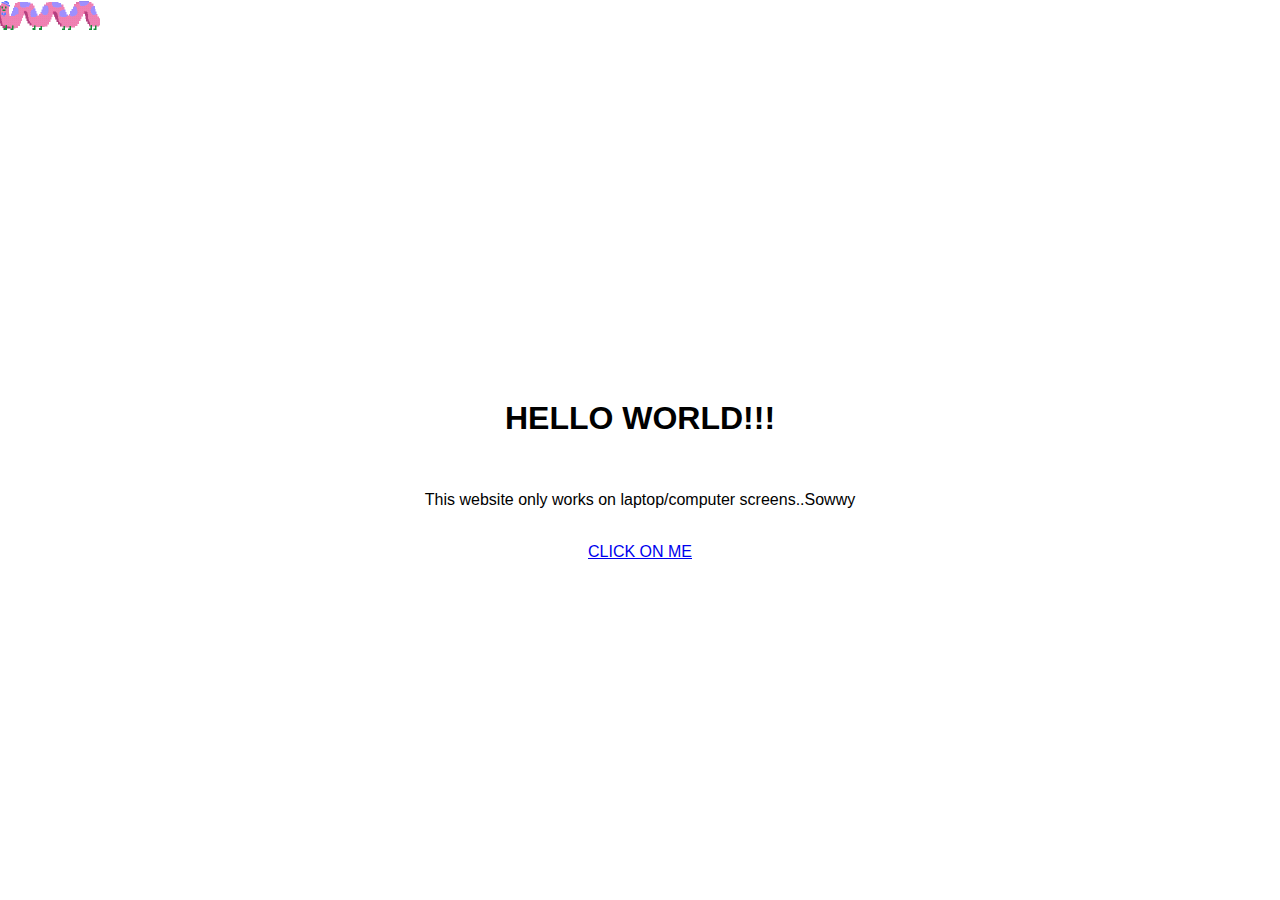
<file: index.html>
<!DOCTYPE html>
<html lang="en">
    <head>
    	<meta http-equiv="x-ua-compatible" content="ie=edge">
        <meta charset="utf-8"> 
       	<meta name="viewport" content="width=device-width, initial-scale=1">
        <title>Web Programming Workshop</title>
        <script src="https://code.jquery.com/jquery-3.6.0.min.js" integrity="sha256-/xUj+3OJU5yExlq6GSYGSHk7tPXikynS7ogEvDej/m4=" crossorigin="anonymous"></script>
        <script src="intropage.js"></script>
    </head>
    <link rel="stylesheet" href="style.css">
    <body>
        <h1>HELLO WORLD!!!</h1>
        <!-- <a href="assignment-02/index.html">you may click on me.</a> -->
        <br> <p>This website only works on laptop/computer screens..Sowwy</p>
        <!-- <a href="Assignment-05_Starter/index.html">or on me...actually please don't</a> -->
        </br>
        <a href="final website/final.html"><strong>CLICK ON ME</strong></a>
        <div class="cursor">
            <img src="final website/bug.gif" >
        </div>
    </body>
</html>
</file>
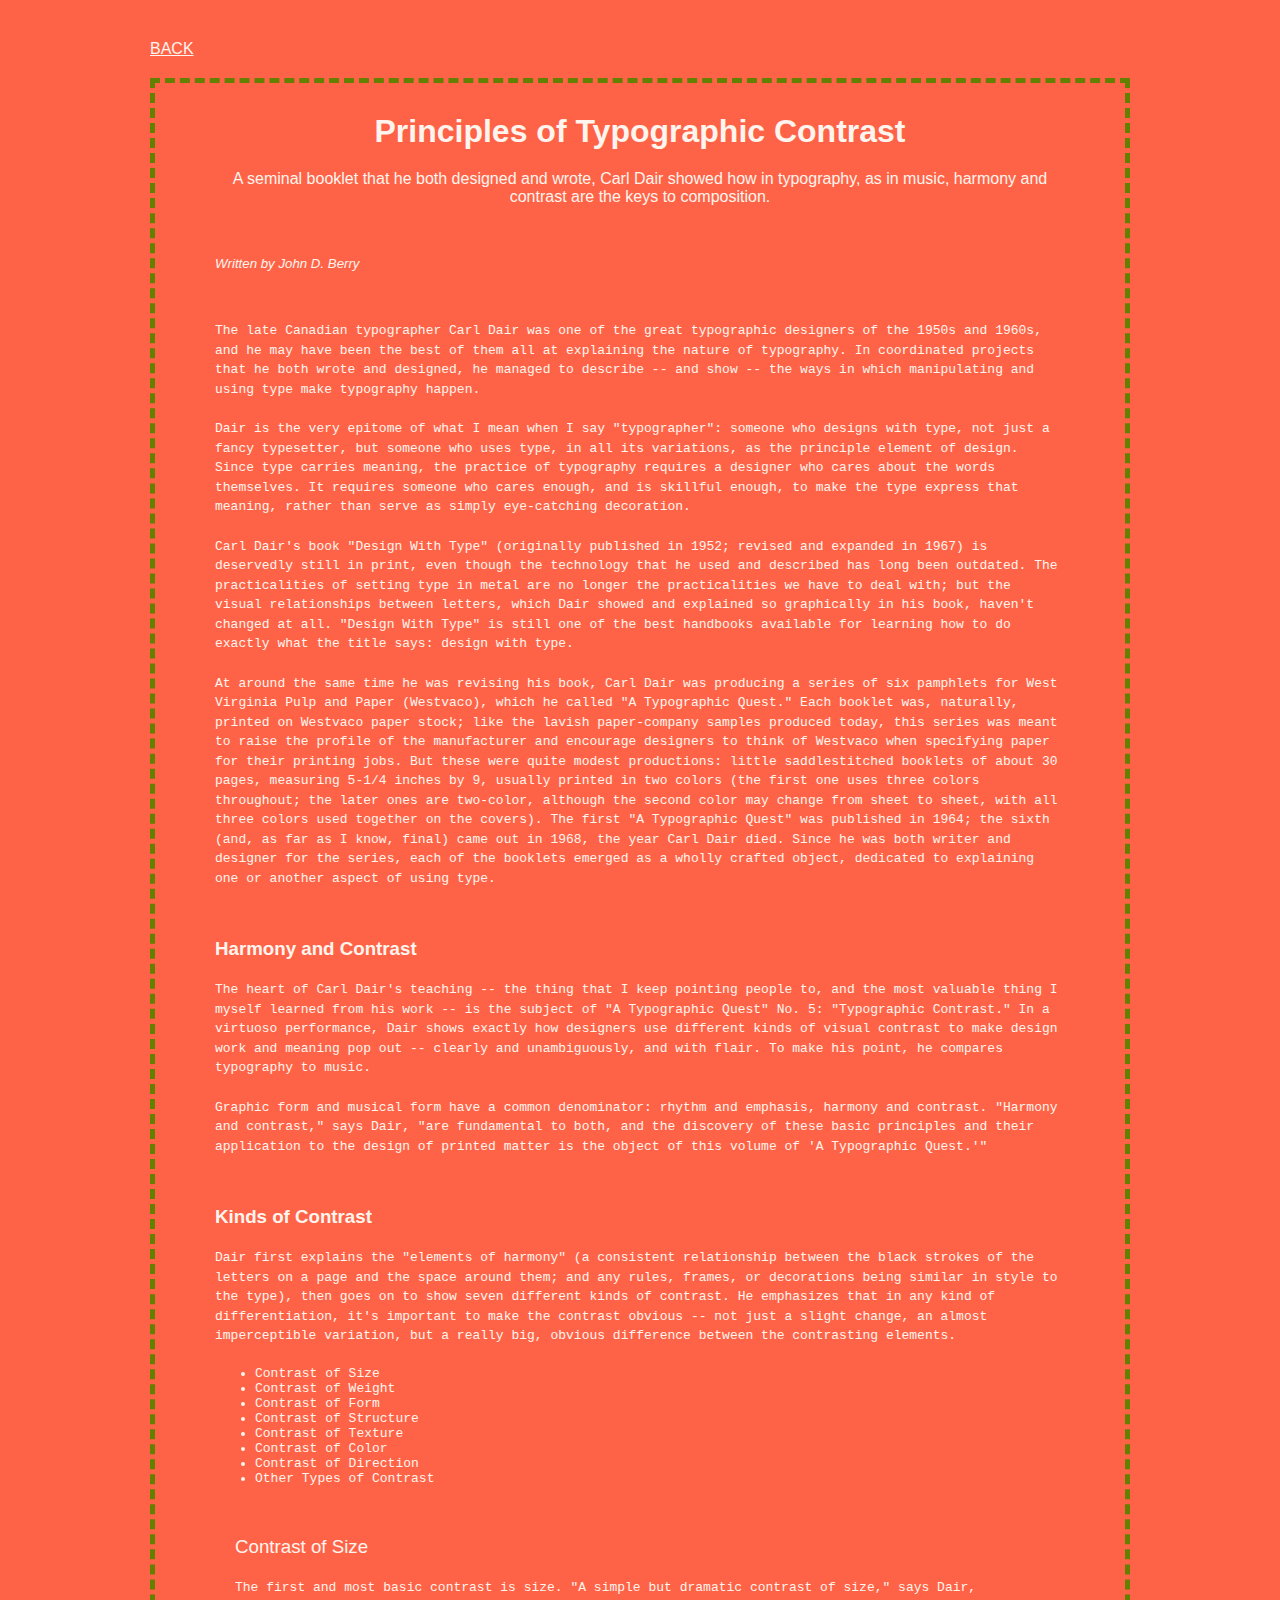
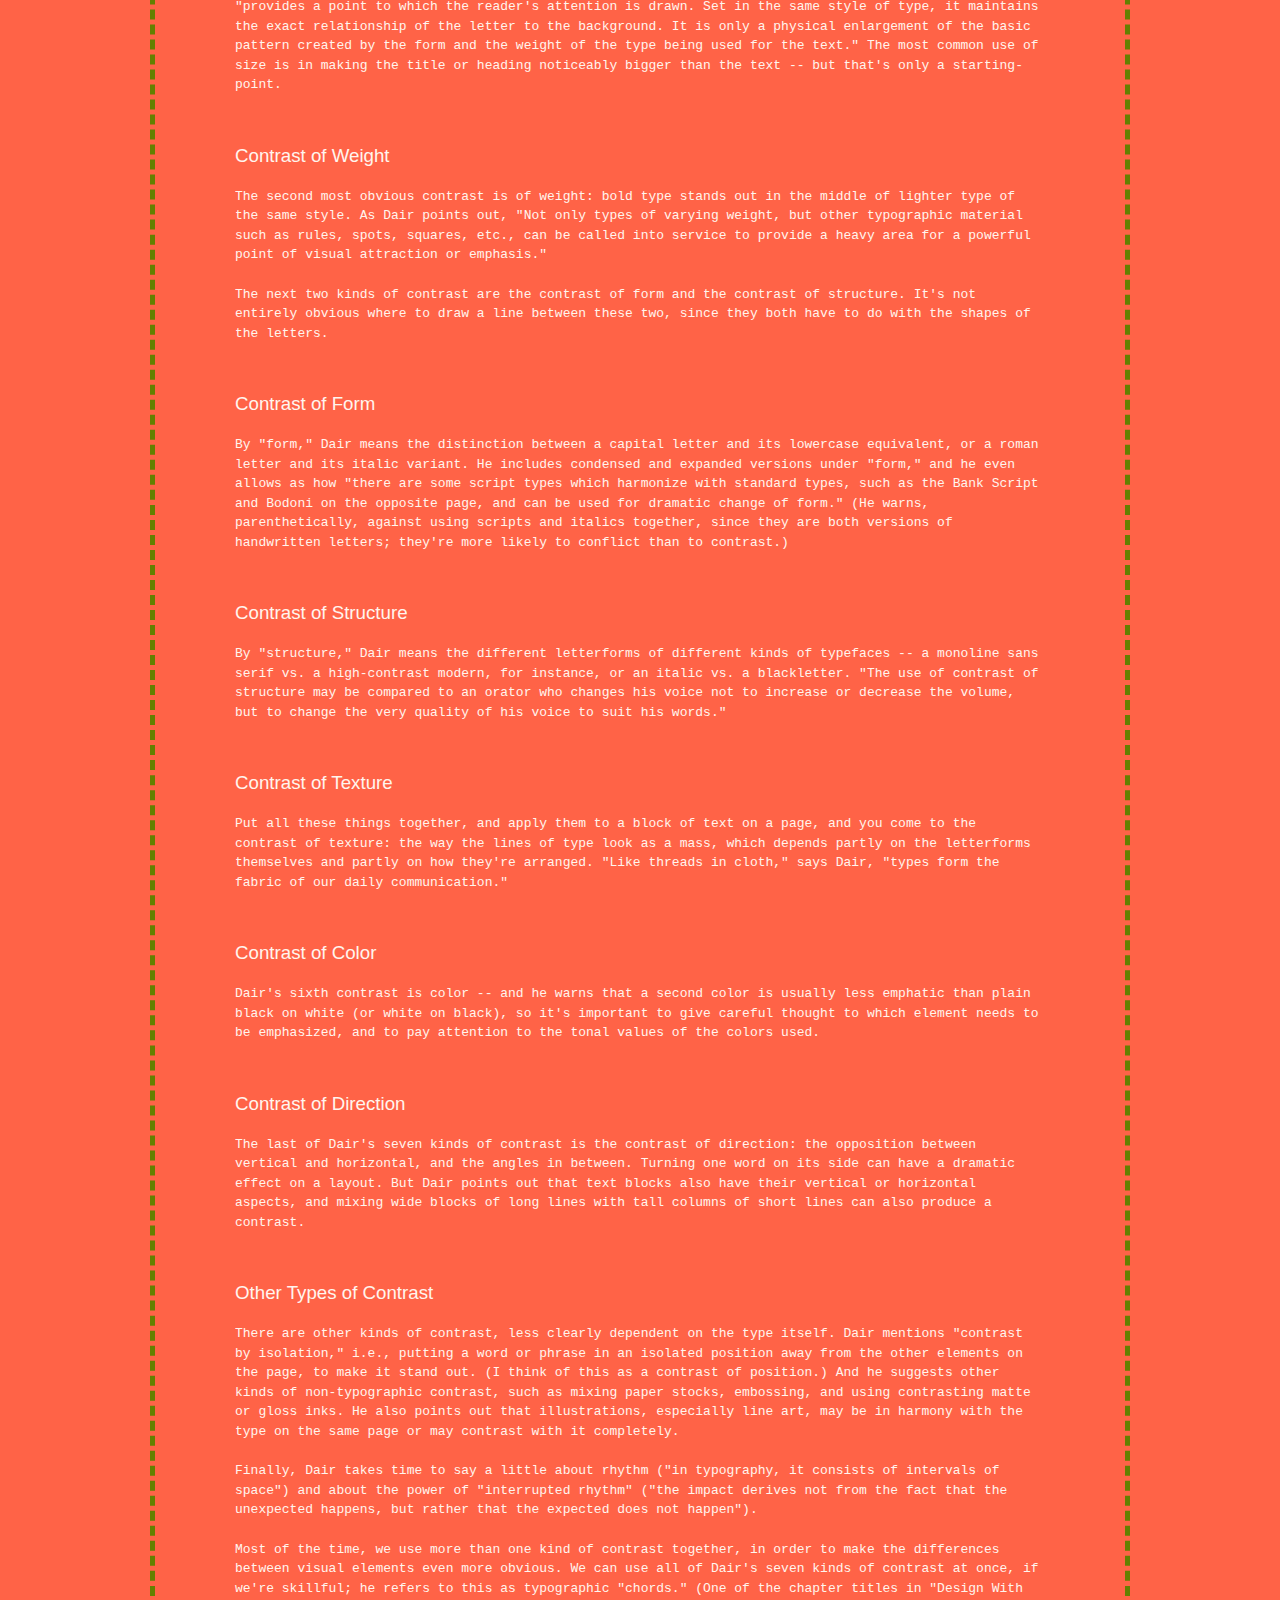
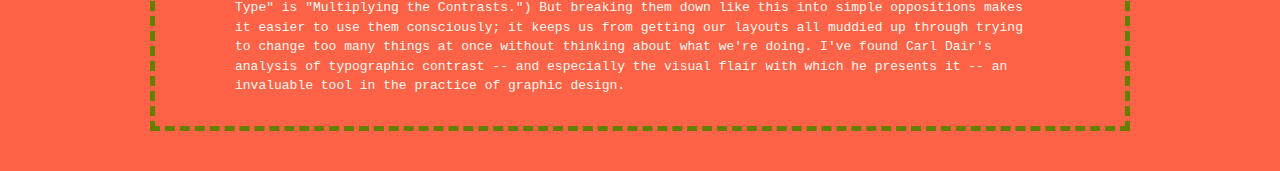
<file: assignment-02/index.html>
<!DOCTYPE html>
<html lang="en">
    <head>
    	<meta http-equiv="x-ua-compatible" content="ie=edge">
        <meta charset="utf-8"> 
       	<meta name="viewport" content="width=device-width, initial-scale=1">
        <title>Webpage Title</title>
        <link rel="stylesheet" href="style.css">
    </head>
    <body>
        <a href="../index.html">BACK</a>
        <div id="border">
        <h1>Principles of Typographic Contrast</h1> 

        <h2> A seminal booklet that he both designed and wrote, Carl Dair showed how in typography, as in music, harmony and contrast are the keys to composition.</h2>
        
        <h5>Written by John D. Berry</h5>
        
        <p>The late Canadian typographer Carl Dair was one of the great typographic designers of the 1950s and 1960s, and he may have been the best of them all at explaining the nature of typography. In coordinated projects that he both wrote and designed, he managed to describe -- and show -- the ways in which manipulating and using type make typography happen.</p>
        
        <p>Dair is the very epitome of what I mean when I say "typographer": someone who designs with type, not just a fancy typesetter, but someone who uses type, in all its variations, as the principle element of design. Since type carries meaning, the practice of typography requires a designer who cares about the words themselves. It requires someone who cares enough, and is skillful enough, to make the type express that meaning, rather than serve as simply eye-catching decoration.</p>
        
        <p>Carl Dair's book "Design With Type" (originally published in 1952; revised and expanded in 1967) is deservedly still in print, even though the technology that he used and described has long been outdated. The practicalities of setting type in metal are no longer the practicalities we have to deal with; but the visual relationships between letters, which Dair showed and explained so graphically in his book, haven't changed at all. "Design With Type" is still one of the best handbooks available for learning how to do exactly what the title says: design with type.</p>
        
        <p>At around the same time he was revising his book, Carl Dair was producing a series of six pamphlets for West Virginia Pulp and Paper (Westvaco), which he called "A Typographic Quest." Each booklet was, naturally, printed on Westvaco paper stock; like the lavish paper-company samples produced today, this series was meant to raise the profile of the manufacturer and encourage designers to think of Westvaco when specifying paper for their printing jobs. But these were quite modest productions: little saddlestitched booklets of about 30 pages, measuring 5-1/4 inches by 9, usually printed in two colors (the first one uses three colors throughout; the later ones are two-color, although the second color may change from sheet to sheet, with all three colors used together on the covers). The first "A Typographic Quest" was published in 1964; the sixth (and, as far as I know, final) came out in 1968, the year Carl Dair died. Since he was both writer and designer for the series, each of the booklets emerged as a wholly crafted object, dedicated to explaining one or another aspect of using type.</p>
        
        <h3>Harmony and Contrast</h3>
        
        <p>The heart of Carl Dair's teaching -- the thing that I keep pointing people to, and the most valuable thing I myself learned from his work -- is the subject of "A Typographic Quest" No. 5: "Typographic Contrast." In a virtuoso performance, Dair shows exactly how designers use different kinds of visual contrast to make design work and meaning pop out -- clearly and unambiguously, and with flair. To make his point, he compares typography to music.</p>
        
        <p>Graphic form and musical form have a common denominator: rhythm and emphasis, harmony and contrast. "Harmony and contrast," says Dair, "are fundamental to both, and the discovery of these basic principles and their application to the design of printed matter is the object of this volume of 'A Typographic Quest.'"</p>
        
        <h3> Kinds of Contrast</h3>
        
        <p>Dair first explains the "elements of harmony" (a consistent relationship between the black strokes of the letters on a page and the space around them; and any rules, frames, or decorations being similar in style to the type), then goes on to show seven different kinds of contrast. He emphasizes that in any kind of differentiation, it's important to make the contrast obvious -- not just a slight change, an almost imperceptible variation, but a really big, obvious difference between the contrasting elements.</p>
            <div>
                <ul>
                    <li>Contrast of Size</li>
                    <li>Contrast of Weight</li>
                    <li>Contrast of Form</li>
                    <li>Contrast of Structure</li>
                    <li>Contrast of Texture</li>
                    <li>Contrast of Color</li>
                    <li>Contrast of Direction</li>
                    <li>Other Types of Contrast</li>
                </ul>
            </div>
        
        <div class="contrasts">
            <h3 class="list">Contrast of Size</h3>
            
            <p>The first and most basic contrast is size. "A simple but dramatic contrast of size," says Dair, "provides a point to which the reader's attention is drawn. Set in the same style of type, it maintains the exact relationship of the letter to the background. It is only a physical enlargement of the basic pattern created by the form and the weight of the type being used for the text." The most common use of size is in making the title or heading noticeably bigger than the text -- but that's only a starting-point.</p>
            
            <h3 class="list">Contrast of Weight</h3>
            
            <p>The second most obvious contrast is of weight: bold type stands out in the middle of lighter type of the same style. As Dair points out, "Not only types of varying weight, but other typographic material such as rules, spots, squares, etc., can be called into service to provide a heavy area for a powerful point of visual attraction or emphasis."</p>
            
            <p>The next two kinds of contrast are the contrast of form and the contrast of structure. It's not entirely obvious where to draw a line between these two, since they both have to do with the shapes of the letters.</p>
            
            
            <h3 class="list">Contrast of Form</h3>
            
            <p>By "form," Dair means the distinction between a capital letter and its lowercase equivalent, or a roman letter and its italic variant. He includes condensed and expanded versions under "form," and he even allows as how "there are some script types which harmonize with standard types, such as the Bank Script and Bodoni on the opposite page, and can be used for dramatic change of form." (He warns, parenthetically, against using scripts and italics together, since they are both versions of handwritten letters; they're more likely to conflict than to contrast.)</p>
            
            <h3 class="list">Contrast of Structure</h3>
            
            <p>By "structure," Dair means the different letterforms of different kinds of typefaces -- a monoline sans serif vs. a high-contrast modern, for instance, or an italic vs. a blackletter. "The use of contrast of structure may be compared to an orator who changes his voice not to increase or decrease the volume, but to change the very quality of his voice to suit his words."</p>
            
            <h3 class="list">Contrast of Texture</h3>
            
            <p>Put all these things together, and apply them to a block of text on a page, and you come to the contrast of texture: the way the lines of type look as a mass, which depends partly on the letterforms themselves and partly on how they're arranged. "Like threads in cloth," says Dair, "types form the fabric of our daily communication."</p>
            
            
            <h3 class="list">Contrast of Color</h3>
            
            <p>Dair's sixth contrast is color -- and he warns that a second color is usually less emphatic than plain black on white (or white on black), so it's important to give careful thought to which element needs to be emphasized, and to pay attention to the tonal values of the colors used.</p>
            
            <h3 class="list">Contrast of Direction</h3>
            
            <p>The last of Dair's seven kinds of contrast is the contrast of direction: the opposition between vertical and horizontal, and the angles in between. Turning one word on its side can have a dramatic effect on a layout. But Dair points out that text blocks also have their vertical or horizontal aspects, and mixing wide blocks of long lines with tall columns of short lines can also produce a contrast.</p>
            
            <h3 class="list">Other Types of Contrast</h3>
            
            <p>There are other kinds of contrast, less clearly dependent on the type itself. Dair mentions "contrast by isolation," i.e., putting a word or phrase in an isolated position away from the other elements on the page, to make it stand out. (I think of this as a contrast of position.) And he suggests other kinds of non-typographic contrast, such as mixing paper stocks, embossing, and using contrasting matte or gloss inks. He also points out that illustrations, especially line art, may be in harmony with the type on the same page or may contrast with it completely.</p>
            
            <p>Finally, Dair takes time to say a little about rhythm ("in typography, it consists of intervals of space") and about the power of "interrupted rhythm" ("the impact derives not from the fact that the unexpected happens, but rather that the expected does not happen").</p>
            
            <p>Most of the time, we use more than one kind of contrast together, in order to make the differences between visual elements even more obvious. We can use all of Dair's seven kinds of contrast at once, if we're skillful; he refers to this as typographic "chords." (One of the chapter titles in "Design With Type" is "Multiplying the Contrasts.") But breaking them down like this into simple oppositions makes it easier to use them consciously; it keeps us from getting our layouts all muddied up through trying to change too many things at once without thinking about what we're doing. I've found Carl Dair's analysis of typographic contrast -- and especially the visual flair with which he presents it -- an invaluable tool in the practice of graphic design.</p>
        </div>
    </div>
    </body>
</html>
</file>
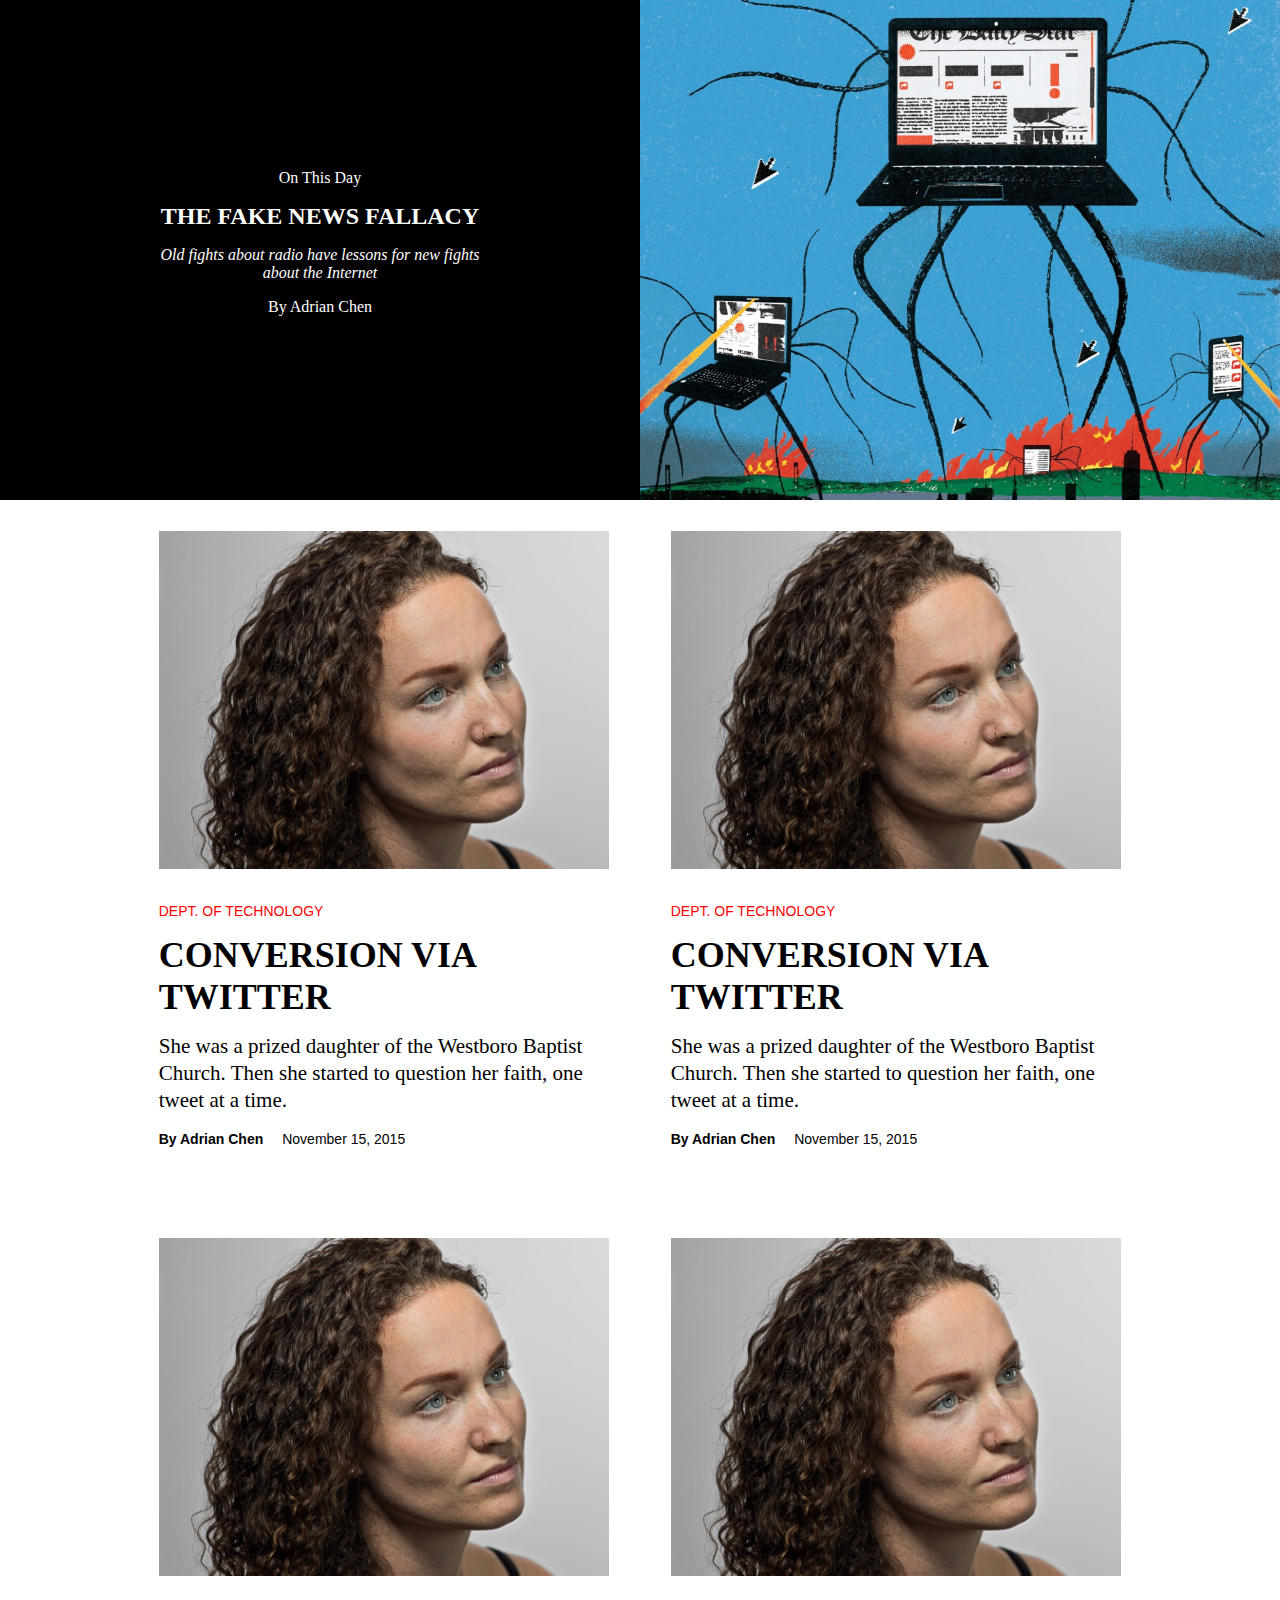
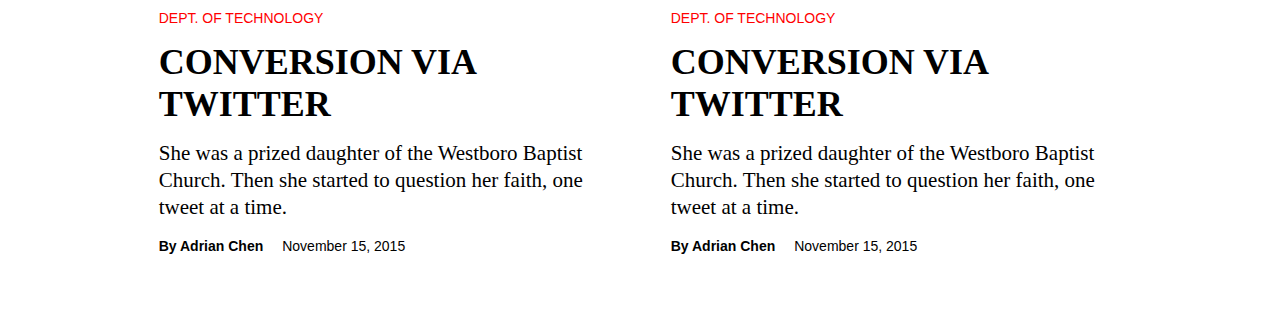
<file: Assignment-05_Solution/index.html>
<!DOCTYPE html>
<html lang="en">
<head>
	<meta charset="utf-8">
	<meta content="ie=edge" http-equiv="x-ua-compatible">
	<meta content="width=device-width, initial-scale=1" name="viewport">
	<title>New Yorker Article Demo</title>
	<link href="style.css" rel="stylesheet" type="text/css">
</head>
<body>
    <section class="hero">
		<div class="hero-text-container">
			<div class="hero-text">
				<p>On This Day</p>
				<!-- made this an h2 because it should be smaller than the h1 article titles -->
				<h2>The Fake News Fallacy</h2>
				<p><i>Old fights about radio have lessons for new fights about the Internet</i></p>
				<p>By Adrian Chen</p>
			</div>
		</div>
		<div class="hero-image-container"></div>
	</section>
	<section class="articles">
		<article>
			<div class="article-img">
				<img src="img/img1.jpg">
			</div>
			<div class="article-text">
				<p class="dept">Dept. of Technology</p>
				<h1>Conversion Via Twitter</h1>
				<!-- gave this <p> a class as well so i can style at same level of specificity as the other <p> tags in this div-->
				<p class="summary">She was a prized daughter of the Westboro Baptist Church. Then she started to question her faith, one tweet at a time.</p>
				<p class="author">By Adrian Chen</p>
				<p class="date">November 15, 2015</p>
			</div>
		</article>
		<article>
			<div class="article-img">
				<img src="img/img1.jpg">
			</div>
			<div class="article-text">
				<p class="dept">Dept. of Technology</p>
				<h1>Conversion Via Twitter</h1>
				<p class="summary">She was a prized daughter of the Westboro Baptist Church. Then she started to question her faith, one tweet at a time.</p>
				<p class="author">By Adrian Chen</p>
				<p class="date">November 15, 2015</p>
			</div>
		</article>
				<article>
			<div class="article-img">
				<img src="img/img1.jpg">
			</div>
			<div class="article-text">
				<p class="dept">Dept. of Technology</p>
				<h1>Conversion Via Twitter</h1>
				<p class="summary">She was a prized daughter of the Westboro Baptist Church. Then she started to question her faith, one tweet at a time.</p>
				<p class="author">By Adrian Chen</p>
				<p class="date">November 15, 2015</p>
			</div>
		</article>
		<article>
			<div class="article-img">
				<img src="img/img1.jpg">
			</div>
			<div class="article-text">
				<p class="dept">Dept. of Technology</p>
				<h1>Conversion Via Twitter</h1>
				<p class="summary">She was a prized daughter of the Westboro Baptist Church. Then she started to question her faith, one tweet at a time.</p>
				<p class="author">By Adrian Chen</p>
				<p class="date">November 15, 2015</p>
			</div>
		</article>
	</section>
</body>
</html>
</file>
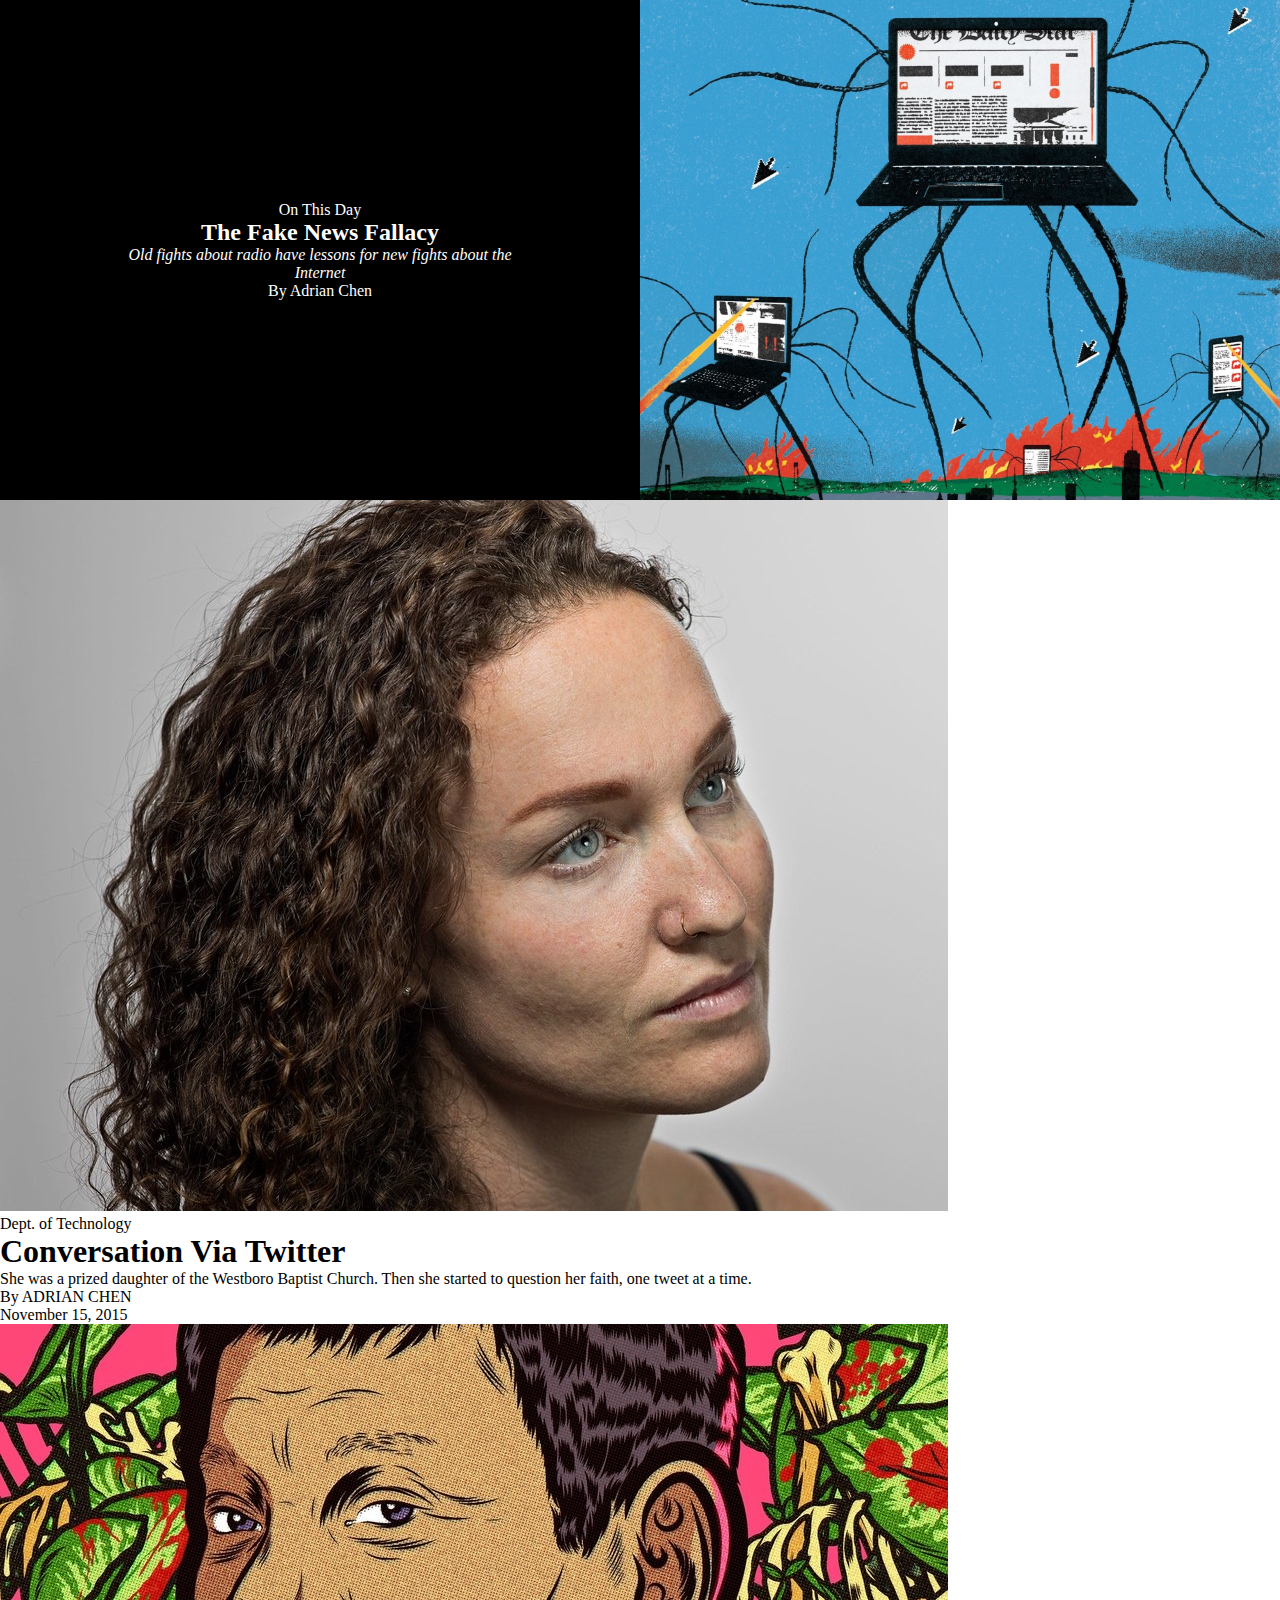
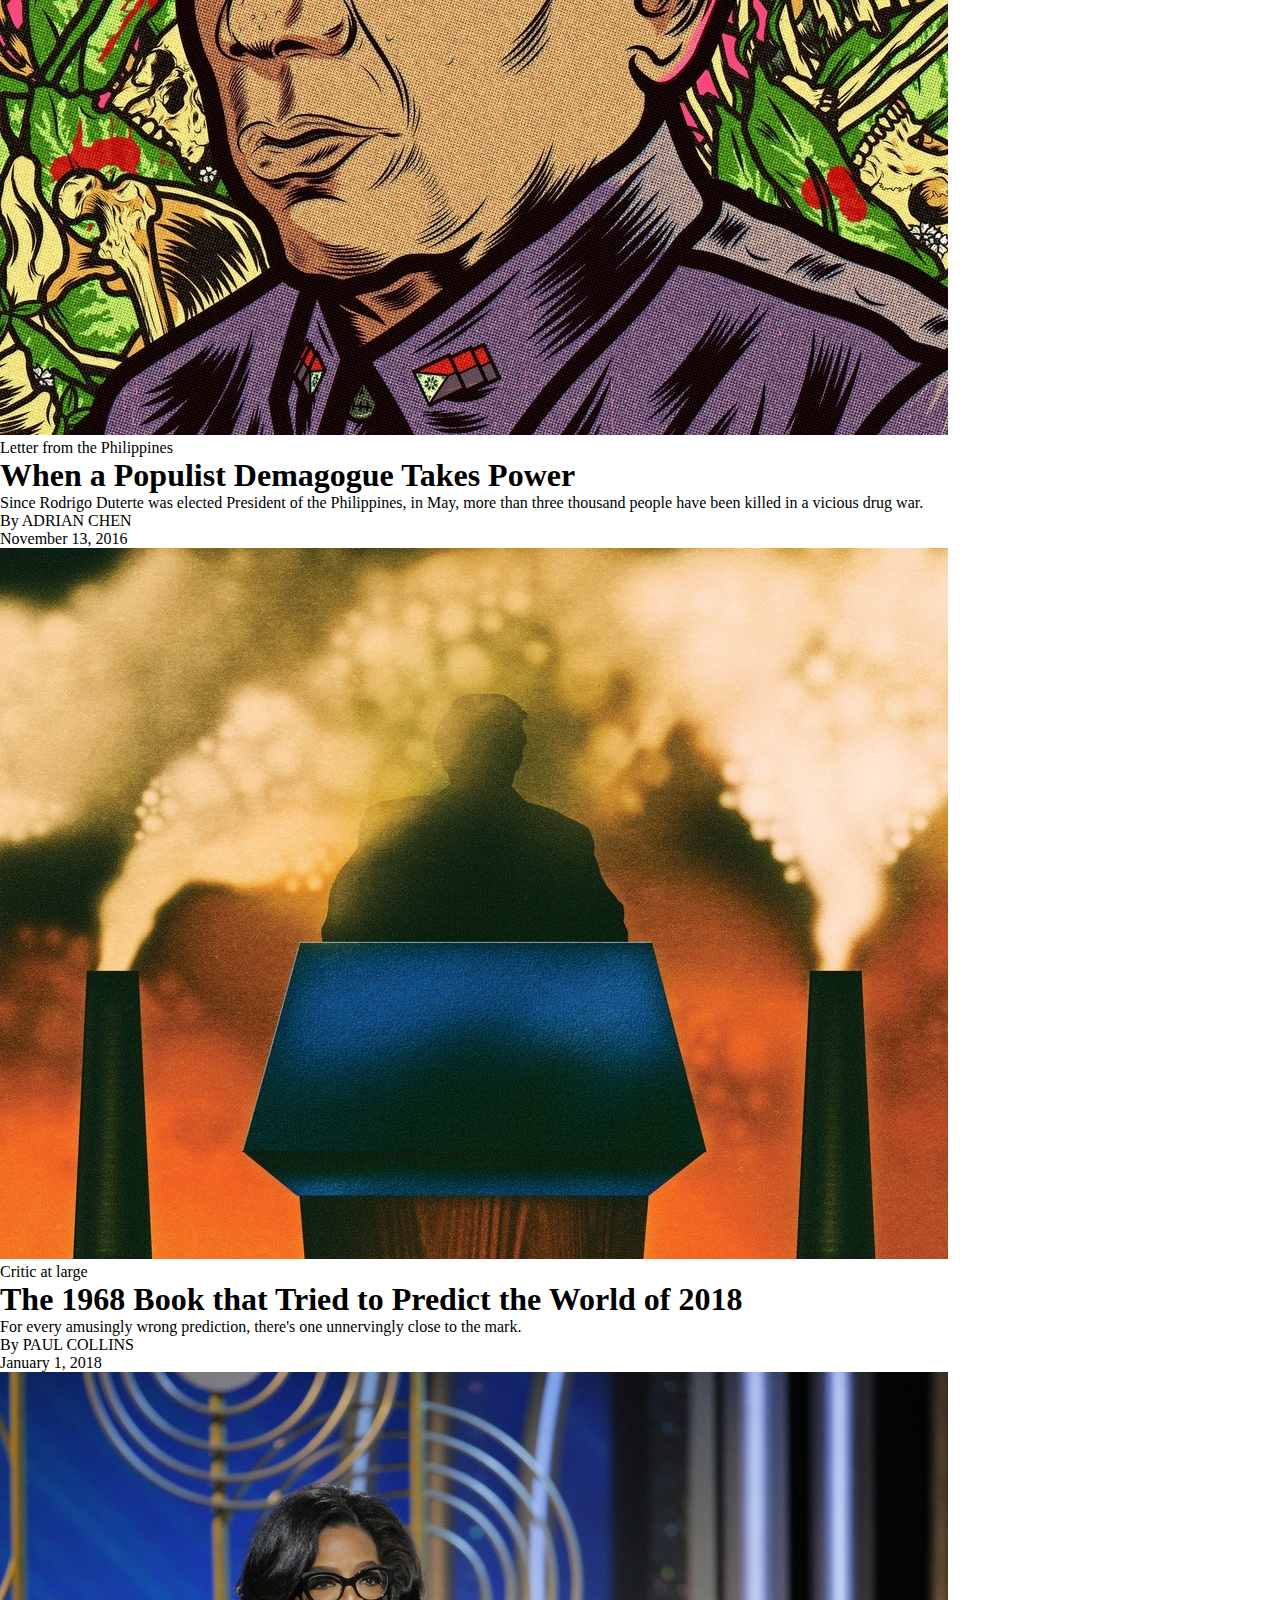
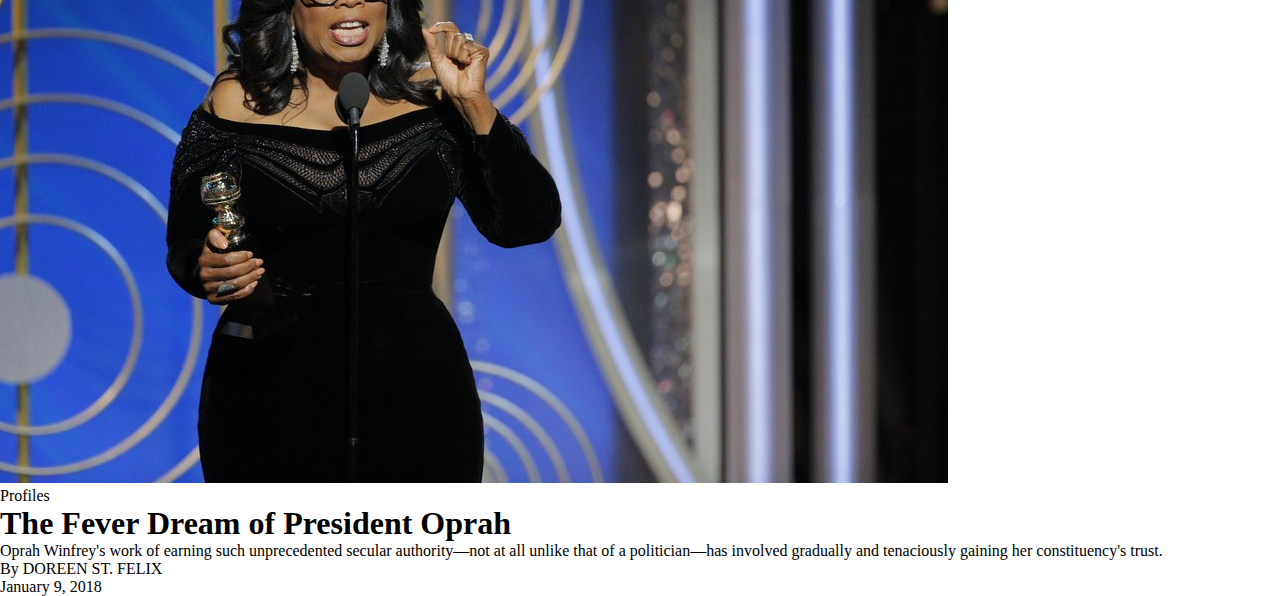
<file: Assignment-05_Starter/index.html>
<!DOCTYPE html>
<html lang="en">
<head>
	<meta charset="utf-8">
	<meta content="ie=edge" http-equiv="x-ua-compatible">
	<meta content="width=device-width, initial-scale=1" name="viewport">
	<title>New Yorker Article Demo</title>
	<link href="style.css" rel="stylesheet" type="text/css">
</head>
<body>
	<section class="hero">
		<div class="text-container">
			<div class="hero-text">
				<p>On This Day</p>

				<h2>The Fake News Fallacy</h2>

				<p><i>Old fights about radio have lessons for new fights about the Internet</i></p>

				<p>By Adrian Chen</p>
			</div>
		</div>
		<div class="image-container">
			<!-- <img src="img/cover.jpg"/> -->
		</div>
		<div class="image1">
	</section>
	<section class="articles">
		<article>
			<div class="images">
				<img src="img/img1.jpg">
			</div>
			<div class="texts">
			<p class="article-sub"> Dept. of Technology</p>
			<h1 class="article-titles">Conversation Via Twitter</h1>
			<p class="article-body">She was a prized daughter of the Westboro Baptist Church. Then she started to question her faith, one tweet at a time.</p>
			<p class="author">By ADRIAN CHEN</p>
			<p class="article-date">November 15, 2015</p>
			</div>
		</article>
		<article>
			<div class="images">
				<img src="img/img2.jpg">
			</div>
			<div class="text">
				<p class="article-sub">Letter from the Philippines</p>
				<h1 class="article-titles">When a Populist Demagogue Takes Power</h1>
				<p class="article-body">Since Rodrigo Duterte was elected President of the Philippines, in May, more than three thousand people have been killed in a vicious drug war.</p>
				<p class="author">By ADRIAN CHEN</p>
				<p class="article-date">November 13, 2016</p>
			</div>
		</article>
		<article>
			<div class="images">
				<img src="img/img3.jpg">
			</div>
			<div class="text">
				<p class="article-sub">Critic at large</p>
				<h1 class="article-titles">The 1968 Book that Tried to Predict the World of 2018</h1>
				<p class="article-body">For every amusingly wrong prediction, there's one unnervingly close to the mark.</p>
				<p class="author">By PAUL COLLINS</p>
				<p class="article-date">January 1, 2018</p>
			</div>
		</article>
		<article>
			<div class="images">
				<img src="img/img4.jpg">
			</div>
			<div class="text">
				<p class="article-sub">Profiles</p>
				<h1 class="article-titles">The Fever Dream of President Oprah</h1>
				<p class="article-body">Oprah Winfrey's work of earning such unprecedented secular authority—not at all unlike that of a politician—has involved gradually and tenaciously gaining her constituency's trust.</p>
				<p class="author">By DOREEN ST. FELIX</p>
				<p class="article-date">January 9, 2018</p>
			</div>
		</article>
	</section>
</body>
</html>
</file>
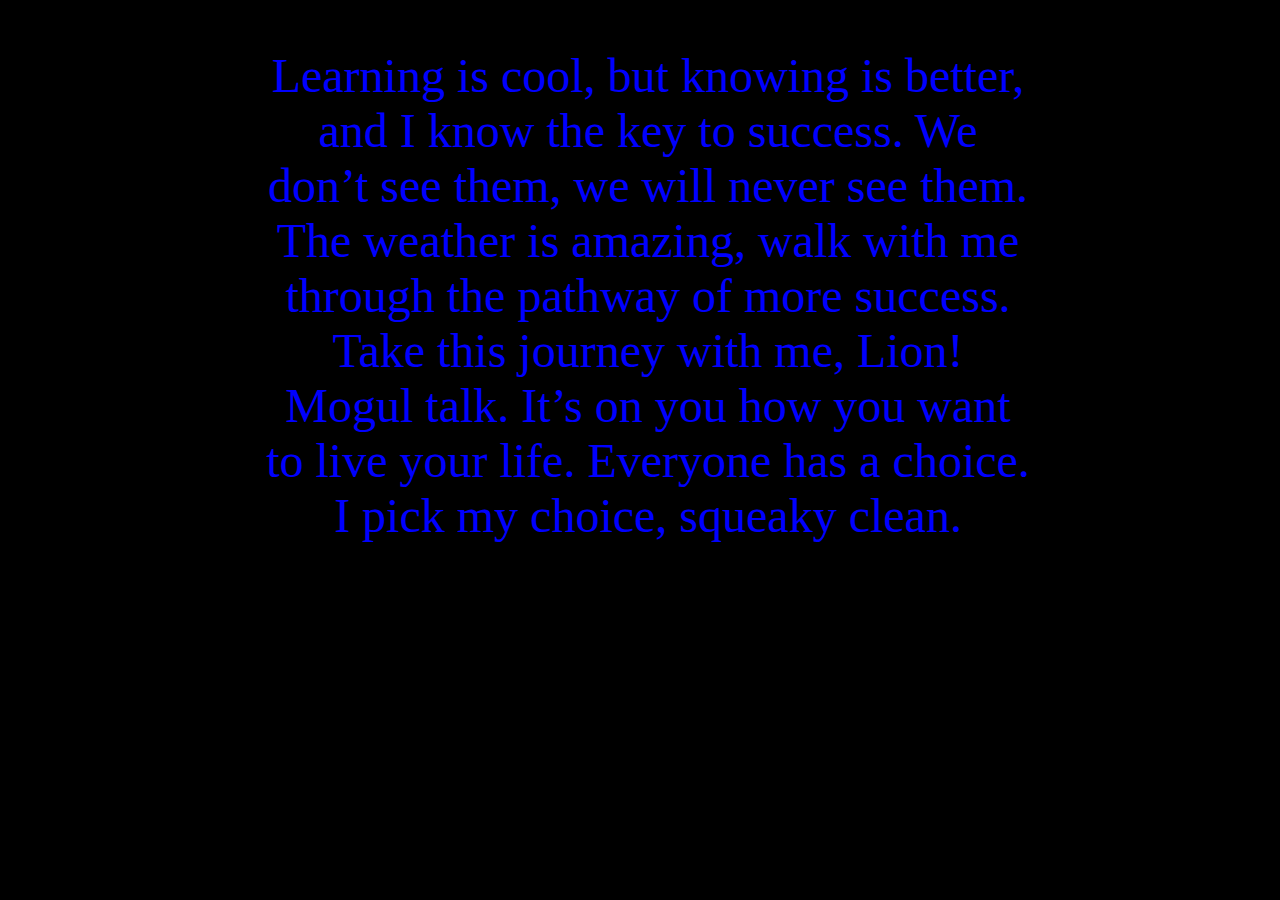
<file: CSS-transform-animate/index.html>
<!DOCTYPE html>
<html lang="en">
<head>
	<meta charset="utf-8">
	<meta content="ie=edge" http-equiv="x-ua-compatible">
	<meta content="width=device-width, initial-scale=1" name="viewport">
	<title>CSS Transformation and Animation</title>
	<link href="style.css" rel="stylesheet" type="text/css">
</head>
<body>
	<div>
		<p>Learning is cool, but knowing is better, and I know the key to success. We don’t see them, we will never see them. The weather is amazing, walk with me through the pathway of more success. Take this journey with me, Lion! Mogul talk. It’s on you how you want to live your life. Everyone has a choice. I pick my choice, squeaky clean.</p>
	</div>
</body>
</html>
</file>
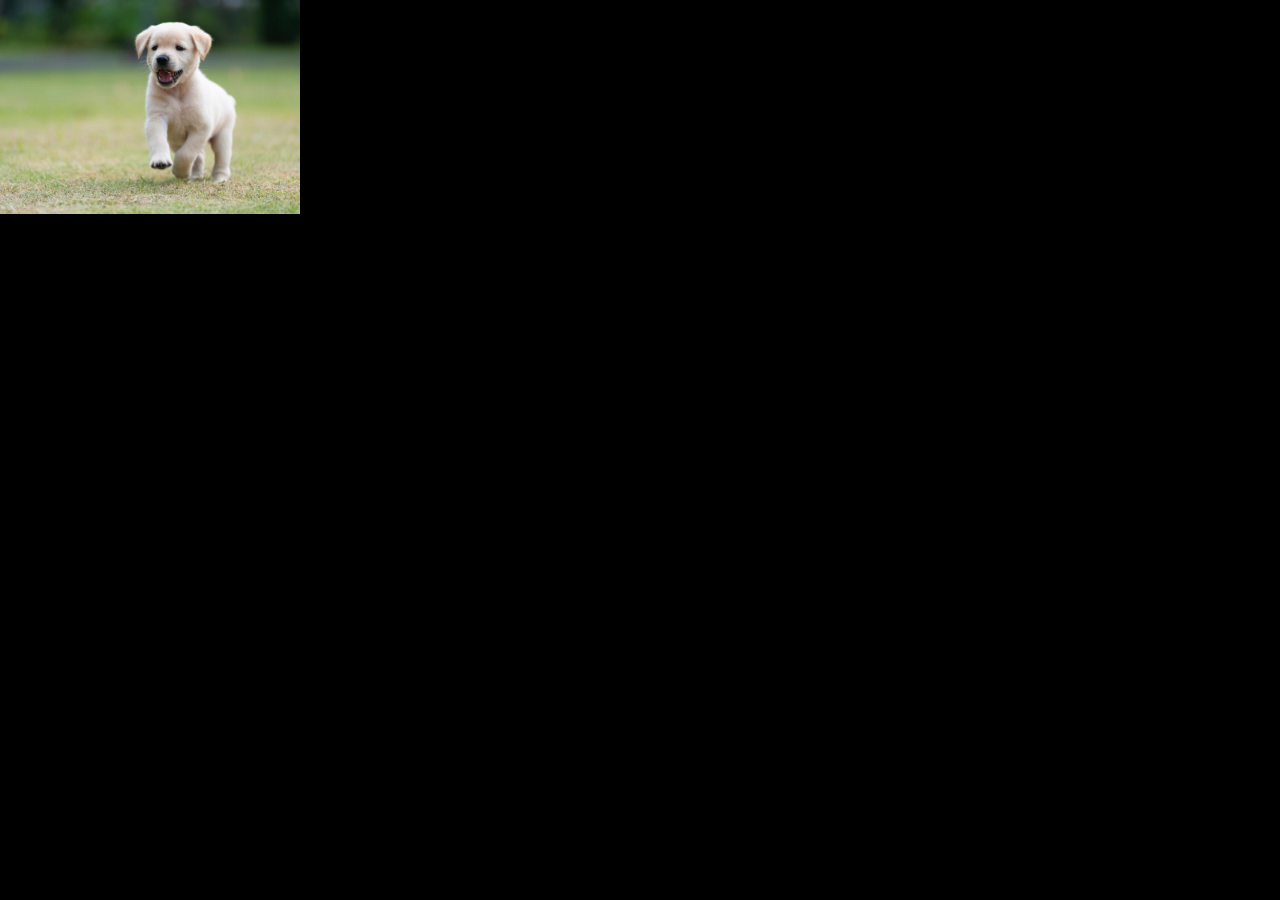
<file: CSS-transitions-hover-solution/index.html>
<!DOCTYPE html>
<html lang="en">
<head>
	<meta charset="utf-8">
	<meta content="ie=edge" http-equiv="x-ua-compatible">
	<meta content="width=device-width, initial-scale=1" name="viewport">
	<title>Combining Hover, Transition, Animation</title>
	<link href="style.css" rel="stylesheet" type="text/css">
</head>
<body>
	<div class="image">
		<img src="puppy.jpeg"/>
	</div>
</body>
</html>
</file>
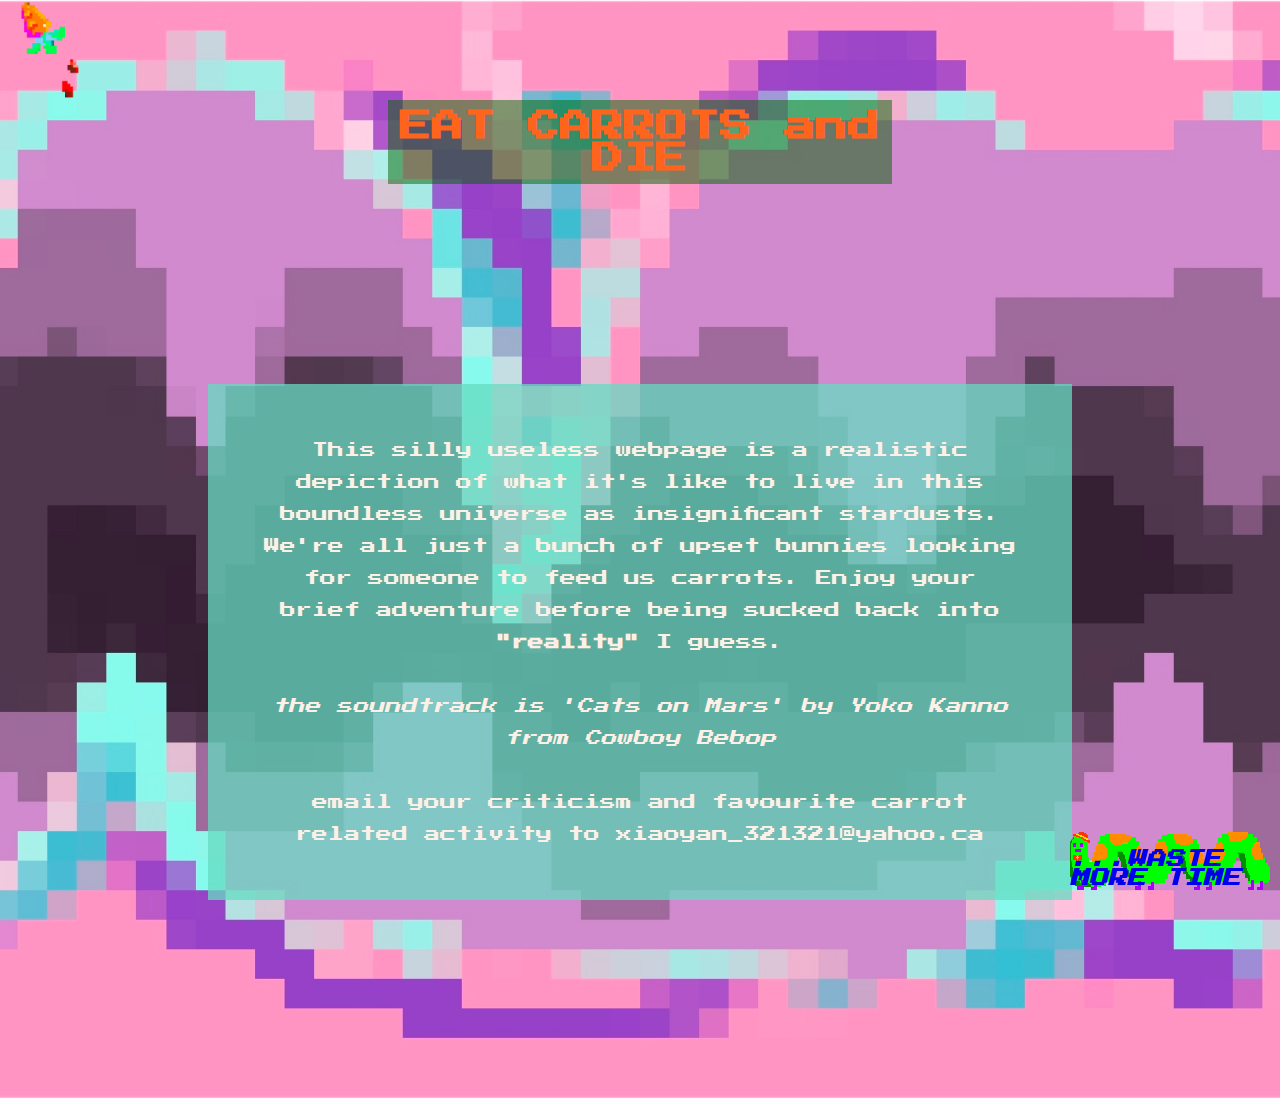
<file: final website/about final/about.html>
<!DOCTYPE html>
<html lang="en">
    <head>
    	<meta http-equiv="x-ua-compatible" content="ie=edge">
        <meta charset="utf-8"> 
       	<meta name="viewport" content="width=device-width, initial-scale=1">
        <title>About Absurd Bunny</title>
        <link href="about.css" rel="stylesheet" type="text/css">
        <link rel="preconnect" href="https://fonts.gstatic.com">
        <link href="https://fonts.googleapis.com/css2?family=Press+Start+2P&display=swap" rel="stylesheet">
        <script src="https://code.jquery.com/jquery-3.6.0.min.js" integrity="sha256-/xUj+3OJU5yExlq6GSYGSHk7tPXikynS7ogEvDej/m4=" crossorigin="anonymous"></script>
        <script src="about.js"></script>   
    </head>
    <body>
        <h3><a href="../final.html"><br><em>...WASTE MORE TIME</em></a></h3>
        
       <h1>EAT CARROTS and DIE</h1>
       <P>This silly useless webpage is a realistic depiction of what it's like to live in this boundless universe as insignificant stardusts. We're all just a bunch of upset bunnies looking for someone to feed us carrots. Enjoy your brief adventure before being sucked back into <strong>"reality"</strong> I guess. 
           <br><br><em>the soundtrack is 'Cats on Mars' by Yoko Kanno from Cowboy Bebop</em>
           <br><br>email your criticism and favourite carrot related activity to xiaoyan_321321@yahoo.ca
        </p>
        <div class="cursor">
            <img src="../cursor.GIF" >
        </div>
    </body>
</html>
</file>
<file: style.css>
* {
    text-align: center;
    cursor:none;
}
h1 {
    text-align: center;
    font-family: 'Gill Sans', 'Gill Sans MT', Calibri, 'Trebuchet MS', sans-serif;
    margin: 400px 400px 20px 400px;
}

p{
    font-family: 'Gill Sans', 'Gill Sans MT', Calibri, 'Trebuchet MS', sans-serif;
    font-weight: 300;
}
a {
    text-align: center;
    font-family: 'Gill Sans', 'Gill Sans MT', Calibri, 'Trebuchet MS', sans-serif;
    font-weight: 300;
}

.cursor {
    position: fixed;
    display: inline-block;
    top: 0;
    left: 0;
    z-index: 1000;
    width: 100px;
    height: 100px;
    pointer-events: none;
    opacity: 1;
}

.cursor img{
    z-index: 1001;
    width:100%;
}
</file>
<file: assignment-02/style.css>
* {
    box-sizing: border-box;
    margin: 20px 50px;
    font-family:'Gill Sans', 'Gill Sans MT', Calibri, 'Trebuchet MS', sans-serif;
    max-width:1300px;
    /*background-image: url(https://nakedsecurity.sophos.com/wp-content/uploads/sites/2/2019/04/shutterstock_407554567-compressor-1.jpg);*/
    background-color: tomato;
    /*background-color: rgb(50, 77, 61);*/
    color:seashell;
    min-width: 500px;
    /*border: 5px dashed rgb(100, 128, 0);
    padding: 10px;*/

}


h1 {
    font-family:'Gill Sans', 'Gill Sans MT', Calibri, 'Trebuchet MS', sans-serif;
    text-align: center;
    min-width: 500px;
    
}

h2 {
    text-align: center;
    font-family:'Gill Sans', 'Gill Sans MT', Calibri, 'Trebuchet MS', sans-serif;
    font-weight: 300;
    font-size:medium;
    min-width: 500px;
}

h3 {
    margin-top: 50px;
}

h5 {
    font-weight: 400;
    font-style: italic;
    margin: 50px;
}


p {
    font-family:monospace;
    line-height: 1.5em;
    min-width: 500px;
    
}

ul {
    margin: 0;
}

li {
    font-family:monospace;
    margin: 0;
}

.list {
    font-weight: 500;
}

.contrasts {
    margin: 20px 20px;
}

#border {
    border: 5px dashed rgb(100, 128, 0);
    padding: 10px;
    min-width: 650px;
}
</file>
<file: Assignment-05_Solution/style.css>
* {
    box-sizing: border-box;
    margin: 0;
    padding: 0;
    font-family: Georgia, 'Times New Roman', Times, serif;
}

section {
    width: 100vw;
}

.hero {
    height: 500px;
    display: flex;
    flex-wrap: wrap;
}

.hero-text-container, .hero-image-container {
    width: 50%;
}

.hero-image-container {
    background: url(img/cover.jpg);
    background-size: cover;
    background-position: center;
}

.hero-text-container {
    background-color: black;
    color: white;
    text-align: center;
    display: flex;
    align-items: center;
    justify-content: center;
}

.hero-text {
    /* added a max width to the hero text so that the long line doesn't stretch across the entire width of .hero-text-container */
    max-width: 50%;
}

/* selecting for everything (*) that's a direct child of the .hero-text div. "Direct Child" means only 1 level down in the DOM, and you can specify that with a ">" */
.hero-text > * {
    /* spacing out the hero text */
    margin-bottom: 5%;
}

h2 {
    /* capslock the text */
    text-transform: uppercase;
}

.articles {
    width: 80%;
    display: flex;
    margin: auto;

    /* setting yourself up for media query */
    flex-wrap: wrap;
}

article {
    flex: 1;

    /* this is the one line that changes in the media query! */
    flex-basis: 50%;

    /* in box-sizing: border-box, padding is counted as part of the width, but margin is not. That's why I'm using padding instead of margins to space the articles apart out. If I used margin instead, the margins will make the area each article takes up 56% (50% + 3% margin on either side) instead. And because our sections are 100vw wide, 56% + 56% will make the row of articles 112% total, so the flex-wrap would kick the right side article to the next line since it won't fit.  */
    padding: 3%;
}

article * {
    margin-bottom: 15px;
}

img {
    width: 100%;
}

.article-text h1 {
    font-size: 36px;
    text-transform: uppercase;
}

.summary {
    font-size: 21px;
    line-height: 1.3;
}

.dept, .author, .date {
    font-family: Arial, Helvetica, sans-serif;
    font-size: 14px;
}

.author, .date {
    display: inline-block;
}

.dept {
    color: red;
    text-transform: uppercase;
}

.author {
    font-weight: 700;
    margin-right: 15px;
}


@media screen and (max-width: 768px) {
    .hero-text-container, .hero-image-container {
        width: 100%;
    }

    article {
        flex-basis: 100%;
    }

    .article-text h1 {
        font-size: 24px;
    }

    .summary {
        font-size: 18px;
    }

}
</file>
<file: Assignment-05_Starter/style.css>
* {
    box-sizing: border-box;
    margin: 0;
    padding: 0;
}

.hero {
    display: flex;
    background: black;
    height: 500px;
    flex-wrap: wrap;
}

.text-container, .image-container {
    width: 50%;
}

.text-container {
    color: white;
    display: flex;
    align-items: center;
    justify-content: center;
    text-align: center;
}

.hero-text {
    width: 60%;
}

.image-container {
    background: url(img/cover.jpg);
    background-size: cover;
    background-position: center;
    /* overflow: hidden; */
}

/*
img {
    width: 100%;
} */

@media screen and (max-width: 768px) {
    .text-container, .image-container {
        width: 100%;
    }
}
</file>
<file: CSS-transform-animate/style.css>
body {
    width: 100vw;
    background-color: black;
    color: blue;
    font-size: 48px;
}

div {
    width: 60%;
    margin: 0 auto;
    text-align: center;
}

p {
    animation: test 10s linear alternate infinite;
}

@keyframes test {
    0% {
        color: blue;
        transform: skew(-15deg, 15deg) rotate(45deg) scale(2) scale(1);
    }

    100% {
        color: red;
        transform: skew(-15deg, 15deg) rotate(45deg) scale(2) scale(4) translateY(100);
    }
}
</file>
<file: CSS-transitions-hover-solution/style.css>
body {
    width: 100vw;
    background-color: black;
}

img {
    width: 100%;
}


.image {
    animation: bounce 2.5s linear infinite;
    width: 200px;
    position: absolute;
    top: 0;
    left: 0;
    /*Solution for smoothly getting bigger----*/
    transition: width 0.5s;
}

/* adding a hover state */
.image:hover {
    /* pause animation on hover */
    animation-play-state: paused;

    /* what width it should transition to on hover */
    width: 300px;
}





@keyframes bounce {
    0% {
        transform: translate(100vw, 50vh);
    }

    20% {
        transform: translate(75vw, 25vh);
    }

    40% {
        transform: translate(50vw, 50vh);
    }

    60% {
        transform: translate(25vw, 25vh);
    }

    80% {
        transform: translate(0vw, 50vh);
    }

    100% {
        transform: translate(-25vw, 25vh);
    }
}
</file>
<file: final website/about final/about.css>
/* @font-face{
    font-family:"Pixelar Regular W01 Regular";
    src:url("Fonts/1428314/4d8bd4f0-ce40-4f34-a0b8-49bc51024ea8.woff2") format("woff2"),url("Fonts/1428314/9c200a14-d264-405c-86bf-d27b840e86be.woff") format("woff");
} */
*{
    cursor: none;

}
body {
    background-color: rgb(24, 71, 158);
    background-image: url(../about-background.jpg);
    background-position: center;
    background-size: cover;
    overflow: auto;
}

a{
    position:fixed;
    text-decoration: coral;
}

h3 {
    z-index: 57;
    margin: 10px; 
    width:200px;
    height:60px;
    position:fixed;
    right: 0;
    bottom: 0;
    background-image: url(../bug.png);
    background-size: cover;
    animation: carrot-move 1s linear alternate infinite;
    font-family: 'Press Start 2P', cursive;

}

h3:hover{
    background-image: url(../bug-fast.gif);
    animation-play-state: paused;
}
@keyframes carrot-move {
    0% {
        transform: translate(-200vh);
    }

    100%{
        transform:translate(50vh);
    }
}

h1 {
    text-align: center;
    margin-top: 100px;
    margin-left:380px;
    margin-right: 380px;
    padding: 10px;
    color: rgb(255, 100, 28);
    font-family: 'Press Start 2P', cursive;    
    font-weight: 800;
    background-color: rgba(0,100,0,0.5);
    max-width: 700px;
    min-width: 400px;
    
}



p {
    margin: 200px;
    text-align: center;
    padding:50px;
    background-color: rgba(101, 219, 194, 0.75);
    font-family: 'Press Start 2P', cursive;
    line-height: 2em;
    color:rgb(255, 240, 231);
    min-width: 500px;
    max-width: 1100px;

}

.cursor {
    position: fixed;
    display: inline-block;
    top: 0;
    left: 0;
    z-index: 1000;
    width: 100px;
    height: 100px;
    pointer-events: none;
}

.cursor img{
    z-index: 1001;
    width:100%;
}
</file>
